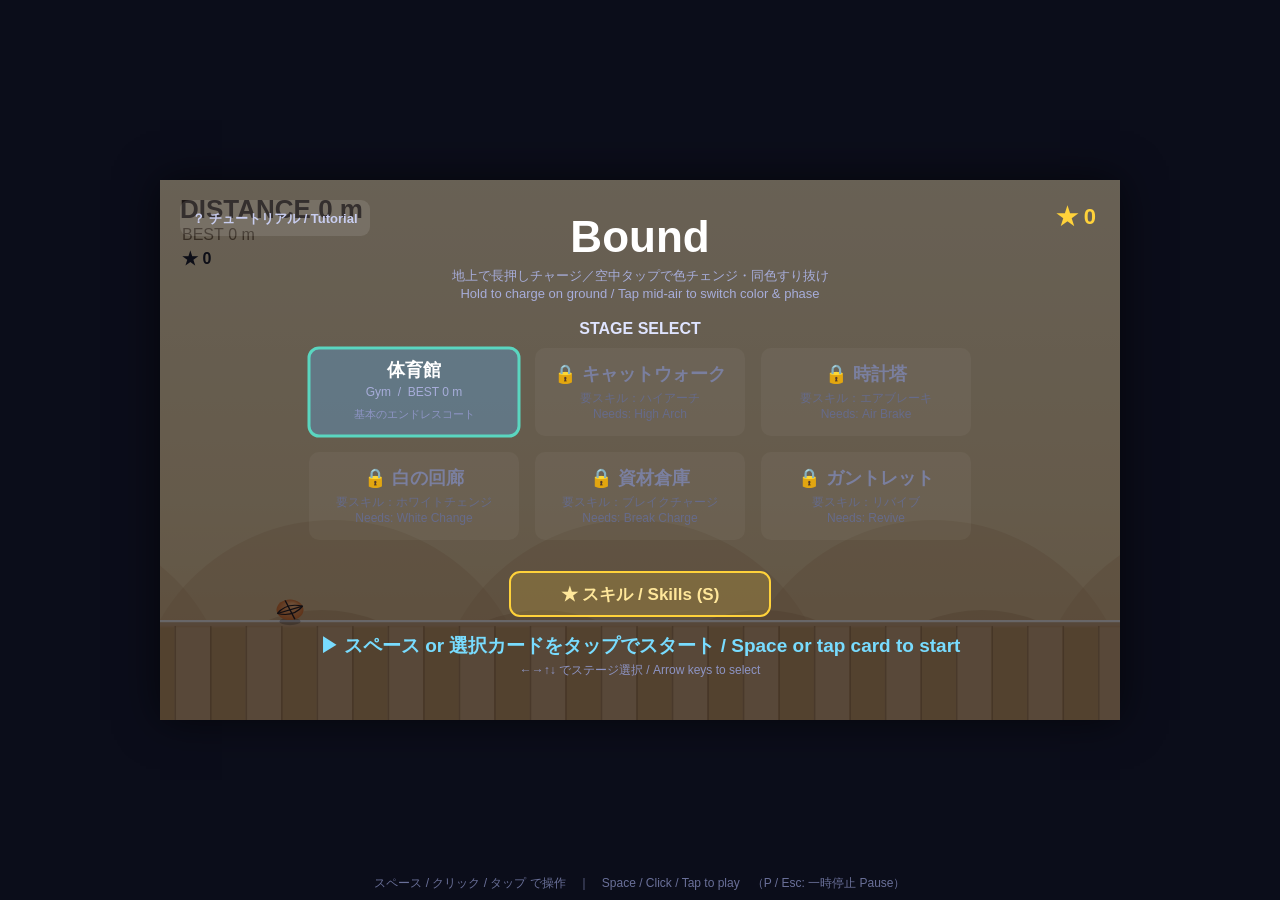
<file: index.html>
<!DOCTYPE html>
<html lang="ja">
<head>
<meta charset="UTF-8">
<meta name="viewport" content="width=device-width, initial-scale=1.0, user-scalable=no">
<title>Bound</title>
<link rel="stylesheet" href="style.css">
</head>
<body>
<div id="wrap">
  <canvas id="cv" width="960" height="540"></canvas>
</div>
<div id="hint">スペース / クリック / タップ で操作　｜　Space / Click / Tap to play　（P / Esc: 一時停止 Pause）</div>

<script src="engine.js"></script>
<script src="game.js"></script>
</body>
</html>
</file>
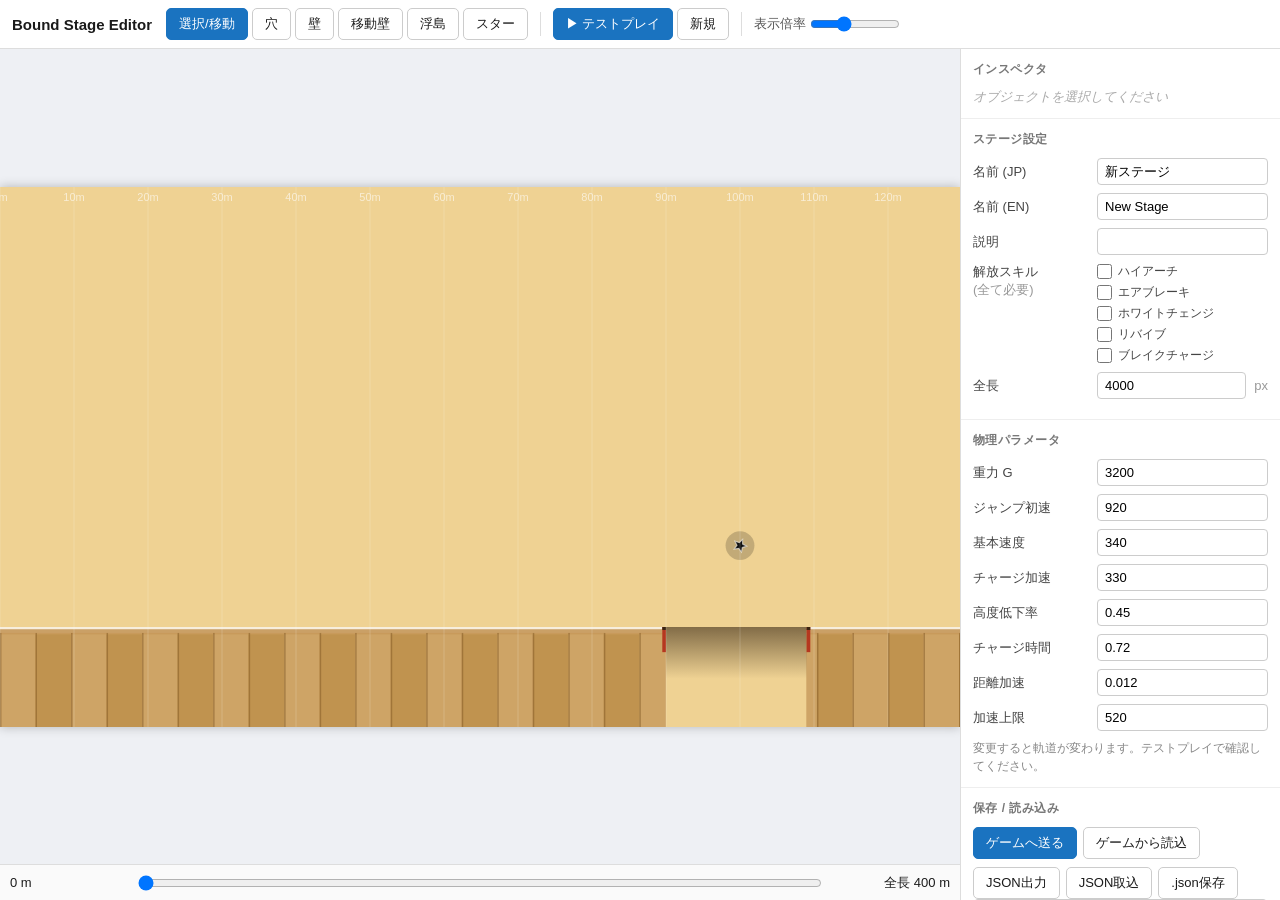
<file: editor.html>
<!DOCTYPE html>
<html lang="ja">
<head>
<meta charset="UTF-8">
<meta name="viewport" content="width=device-width, initial-scale=1.0">
<title>Bound - Stage Editor</title>
<link rel="stylesheet" href="editor.css">
</head>
<body>
<div id="app">
  <div id="toolbar">
    <span class="title">Bound Stage Editor</span>
    <div class="group" id="tools">
      <button class="tool active" data-tool="select">選択/移動</button>
      <button class="tool" data-tool="hole">穴</button>
      <button class="tool" data-tool="wall">壁</button>
      <button class="tool" data-tool="mover">移動壁</button>
      <button class="tool" data-tool="island">浮島</button>
      <button class="tool" data-tool="star">スター</button>
    </div>
    <span class="sep"></span>
    <div class="group">
      <button id="btnPlay" class="primary">▶ テストプレイ</button>
      <button id="btnNew">新規</button>
    </div>
    <span class="sep"></span>
    <div class="group">
      <label style="color:#555;">表示倍率</label>
      <input id="zoom" type="range" min="0.4" max="1.4" step="0.05" value="0.74" style="width:90px;">
    </div>
  </div>

  <div id="main">
    <div id="stageWrap">
      <div id="canvasArea">
        <canvas id="cv" width="960" height="540"></canvas>
      </div>
      <div id="ruler">
        <span class="lbl" id="posLbl">0 m</span>
        <input id="scroll" type="range" min="0" max="6000" step="1" value="0">
        <span class="lbl" id="lenLbl" style="text-align:right;">全長 600 m</span>
      </div>
    </div>

    <div id="side">
      <div class="panel" id="inspector">
        <h2>インスペクタ</h2>
        <div id="inspBody"><p class="empty">オブジェクトを選択してください</p></div>
      </div>

      <div class="panel">
        <h2>ステージ設定</h2>
        <div class="row"><label>名前 (JP)</label><input id="m_name" type="text" value="新ステージ"></div>
        <div class="row"><label>名前 (EN)</label><input id="m_en" type="text" value="New Stage"></div>
        <div class="row"><label>説明</label><input id="m_hint" type="text" value=""></div>
        <div class="row" style="align-items:flex-start;"><label>解放スキル<br><span style="font-weight:400;color:#999;">(全て必要)</span></label>
          <div id="m_req" class="reqlist">
            <label><input type="checkbox" value="high"> ハイアーチ</label>
            <label><input type="checkbox" value="slow"> エアブレーキ</label>
            <label><input type="checkbox" value="white"> ホワイトチェンジ</label>
            <label><input type="checkbox" value="revive"> リバイブ</label>
            <label><input type="checkbox" value="break"> ブレイクチャージ</label>
          </div>
        </div>
        <div class="row"><label>全長</label>
          <input id="m_length" type="number" value="6000" step="100"><span class="unit">px</span></div>
      </div>

      <div class="panel">
        <h2>物理パラメータ</h2>
        <div class="row"><label>重力 G</label><input id="p_G" type="number" value="3200" step="50"></div>
        <div class="row"><label>ジャンプ初速</label><input id="p_BASE_VY" type="number" value="920" step="10"></div>
        <div class="row"><label>基本速度</label><input id="p_BASE_VX" type="number" value="340" step="10"></div>
        <div class="row"><label>チャージ加速</label><input id="p_BOOST_MAX" type="number" value="330" step="10"></div>
        <div class="row"><label>高度低下率</label><input id="p_HEIGHT_PEN" type="number" value="0.45" step="0.01"></div>
        <div class="row"><label>チャージ時間</label><input id="p_CHARGE_TIME" type="number" value="0.72" step="0.02"></div>
        <div class="row"><label>距離加速</label><input id="p_SPEED_ACCEL" type="number" value="0.012" step="0.002"></div>
        <div class="row"><label>加速上限</label><input id="p_SPEED_EXTRA_MAX" type="number" value="520" step="20"></div>
        <p class="hint">変更すると軌道が変わります。テストプレイで確認してください。</p>
      </div>

      <div class="panel">
        <h2>保存 / 読み込み</h2>
        <div class="io-btns">
          <button id="btnToGame" class="primary">ゲームへ送る</button>
          <button id="btnFromGame">ゲームから読込</button>
        </div>
        <div class="io-btns">
          <button id="btnExport">JSON出力</button>
          <button id="btnImport">JSON取込</button>
          <button id="btnDownload">.json保存</button>
        </div>
        <textarea id="io" placeholder="ここにJSONが出力されます。貼り付けて「JSON取込」で読み込めます。"></textarea>
      </div>

      <div class="panel">
        <h2>操作ヘルプ</h2>
        <p class="hint">
          ツールを選んでキャンバスをクリックで配置。<br>
          <b>選択/移動</b>でドラッグして移動、<kbd>Delete</kbd>で削除、矢印キーで微調整。<br>
          <b>浮島</b>は穴の中をクリックで付与/解除。<br>
          背景をドラッグ or ホイールで横スクロール。<br>
          テストプレイ：<kbd>Space</kbd>/クリックでチャージ、空中で押すと色チェンジ。<kbd>Esc</kbd>で編集へ戻る。
        </p>
      </div>
    </div>
  </div>
</div>
<div id="toast"></div>

<script src="engine.js"></script>
<script src="editor.js"></script>
</body>
</html>
</file>
<file: style.css>
/* Bound — ゲーム本編のスタイル */
* { margin: 0; padding: 0; box-sizing: border-box; }
html, body {
  width: 100%; height: 100%;
  background: #0b0d1a;
  overflow: hidden;
  font-family: "Segoe UI", "Hiragino Kaku Gothic ProN", "Meiryo", sans-serif;
  -webkit-user-select: none; user-select: none;
  touch-action: none;
}
#wrap {
  position: absolute; inset: 0;
  display: flex; align-items: center; justify-content: center;
}
canvas {
  background: #1a1f3a;
  box-shadow: 0 0 40px rgba(0,0,0,0.6);
  image-rendering: auto;
  max-width: 100%; max-height: 100%;
}
#hint {
  position: absolute; bottom: 8px; left: 0; right: 0;
  text-align: center; color: #6a7099; font-size: 12px;
  pointer-events: none;
}
</file>
<file: editor.css>
/* Bound Stage Editor — スタイル */
* { margin: 0; padding: 0; box-sizing: border-box; }
  html, body {
    height: 100%;
    background: #ffffff;
    color: #1a1a1a;
    font-family: "Segoe UI", "Hiragino Kaku Gothic ProN", "Meiryo", sans-serif;
    font-size: 13px;
    overflow: hidden;
  }
  #app { display: flex; flex-direction: column; height: 100%; }

  /* ツールバー */
  #toolbar {
    display: flex; align-items: center; gap: 6px;
    padding: 8px 12px; border-bottom: 1px solid #ddd; flex-wrap: wrap;
  }
  #toolbar .group { display: flex; gap: 4px; align-items: center; }
  #toolbar .sep { width: 1px; height: 24px; background: #ddd; margin: 0 6px; }
  button {
    font: inherit; padding: 6px 12px; border: 1px solid #ccc; background: #fff;
    color: #1a1a1a; border-radius: 5px; cursor: pointer;
  }
  button:hover { background: #f2f2f2; }
  button.tool.active { background: #1a73c0; color: #fff; border-color: #1a73c0; }
  button.primary { background: #1a73c0; color: #fff; border-color: #1a73c0; }
  button.primary:hover { background: #155a98; }
  button.danger { color: #c0271a; border-color: #e0a59f; }
  .title { font-weight: 700; font-size: 15px; margin-right: 8px; }

  /* メイン領域 */
  #main { flex: 1; display: flex; min-height: 0; }
  #stageWrap { flex: 1; display: flex; flex-direction: column; min-width: 0; background: #eef0f4; }
  #canvasArea { flex: 1; position: relative; overflow: hidden; display: flex;
                align-items: center; justify-content: center; }
  canvas { background: #1a1f3a; box-shadow: 0 0 10px rgba(0,0,0,0.25); }
  #ruler { height: 36px; border-top: 1px solid #ddd; background: #fafafa; display: flex;
           align-items: center; padding: 0 10px; gap: 8px; }
  #ruler input[type=range] { flex: 1; }
  #ruler .lbl { font-variant-numeric: tabular-nums; min-width: 120px; }

  /* サイドパネル */
  #side { width: 320px; border-left: 1px solid #ddd; overflow-y: auto; background: #fff; }
  .panel { border-bottom: 1px solid #eee; padding: 12px; }
  .panel h2 { font-size: 12px; text-transform: uppercase; letter-spacing: 0.04em;
              color: #777; margin-bottom: 10px; }
  .row { display: flex; align-items: center; gap: 8px; margin-bottom: 8px; }
  .row label { flex: 0 0 116px; color: #444; }
  .row input[type=number], .row input[type=text], .row select {
    flex: 1; min-width: 0; font: inherit; padding: 5px 7px; border: 1px solid #ccc; border-radius: 4px;
  }
  .row .unit { color: #999; flex: 0 0 auto; }
  .hint { color: #888; font-size: 12px; line-height: 1.5; }
  .reqlist { display: flex; flex-direction: column; gap: 4px; flex: 1; }
  .reqlist label { flex: 0 0 auto; display: flex; align-items: center; gap: 6px; color: #444; font-size: 12px; }
  .reqlist input { width: 15px; height: 15px; }
  .swatches { display: flex; gap: 6px; }
  .swatch { width: 28px; height: 28px; border-radius: 5px; border: 2px solid #ccc; cursor: pointer; }
  .swatch.sel { border-color: #1a73c0; box-shadow: 0 0 0 2px #cfe3f7; }
  textarea {
    width: 100%; height: 120px; font-family: "Consolas", monospace; font-size: 11px;
    border: 1px solid #ccc; border-radius: 5px; padding: 8px; resize: vertical;
  }
  .io-btns { display: flex; flex-wrap: wrap; gap: 6px; margin-top: 8px; }
  .empty { color: #aaa; font-style: italic; }
  #toast {
    position: fixed; left: 50%; bottom: 24px; transform: translateX(-50%);
    background: #1a1a1a; color: #fff; padding: 9px 16px; border-radius: 7px;
    opacity: 0; transition: opacity 0.2s; pointer-events: none; z-index: 10;
  }
  #toast.show { opacity: 0.95; }
  kbd { background: #f0f0f0; border: 1px solid #ccc; border-bottom-width: 2px;
        border-radius: 3px; padding: 1px 5px; font-family: monospace; font-size: 11px; }
</file>
